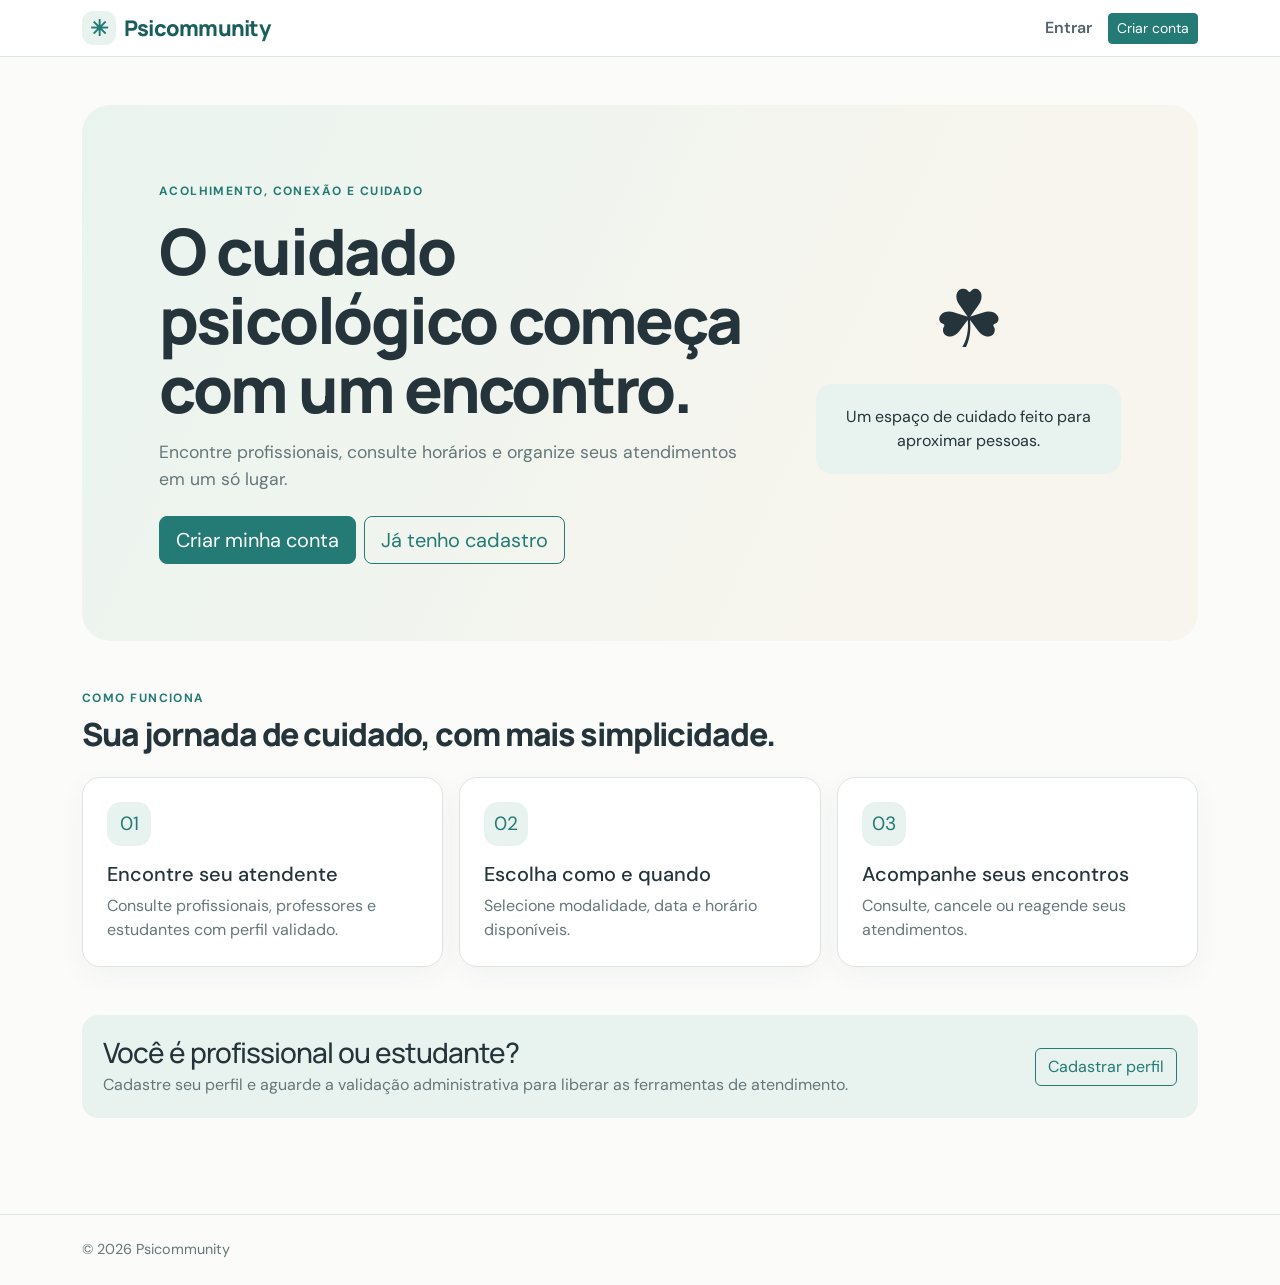
<file: index.html>
<!doctype html>
<html lang="pt-BR">

<head>
    <meta charset="utf-8">
    <meta name="viewport" content="width=device-width, initial-scale=1">
    <meta name="description" content="Psicommunity — plataforma de conexão e agendamento de atendimento psicológico">
    <title>Cuidado psicológico conectado | Psicommunity</title>
    <link rel="stylesheet" href="css/bootstrap.min.css">
    <link rel="stylesheet" href="css/site.css">
</head>

<body data-page="index">
    <nav class="navbar navbar-expand-lg sticky-top">
        <div class="container"><a class="brand" href="index.html"><span
                    class="brand-mark">✳</span>Psicommunity</a><button class="navbar-toggler" type="button"
                data-bs-toggle="collapse" data-bs-target="#mainNav"><span class="navbar-toggler-icon"></span></button>
            <div class="collapse navbar-collapse" id="mainNav">
                <div class="navbar-nav ms-auto align-items-lg-center" id="nav-user"><a class="nav-link"
                        href="login.html">Entrar</a></div>
            </div>
        </div>
    </nav>
    <main class="container py-4 py-lg-5">
        <section class="hero">
            <div class="row align-items-center">
                <div class="col-lg-8">
                    <div class="eyebrow mb-3">Acolhimento, conexão e cuidado</div>
                    <h1>O cuidado psicológico começa com um encontro.</h1>
                    <p class="mt-3">Encontre profissionais, consulte horários e organize seus atendimentos em um só
                        lugar.</p>
                    <div class="d-flex flex-wrap gap-2 mt-4"><a class="btn btn-primary btn-lg"
                            href="cadastro.html">Criar minha conta</a><a class="btn btn-outline-primary btn-lg"
                            href="login.html">Já tenho cadastro</a></div>
                </div>
                <div class="col-lg-4 d-none d-lg-block text-center">
                    <div class="display-1">☘</div>
                    <div class="profile-banner mt-3">Um espaço de cuidado feito para aproximar pessoas.</div>
                </div>
            </div>
        </section>
        <section class="py-5">
            <div class="eyebrow mb-2">Como funciona</div>
            <h2 class="section-title mb-4">Sua jornada de cuidado, com mais simplicidade.</h2>
            <div class="row g-3">
                <div class="col-md-4">
                    <div class="soft-card">
                        <div class="icon-box mb-3">01</div>
                        <h5>Encontre seu atendente</h5>
                        <p class="muted mb-0">Consulte profissionais, professores e estudantes com perfil validado.</p>
                    </div>
                </div>
                <div class="col-md-4">
                    <div class="soft-card">
                        <div class="icon-box mb-3">02</div>
                        <h5>Escolha como e quando</h5>
                        <p class="muted mb-0">Selecione modalidade, data e horário disponíveis.</p>
                    </div>
                </div>
                <div class="col-md-4">
                    <div class="soft-card">
                        <div class="icon-box mb-3">03</div>
                        <h5>Acompanhe seus encontros</h5>
                        <p class="muted mb-0">Consulte, cancele ou reagende seus atendimentos.</p>
                    </div>
                </div>
            </div>
        </section>
        <section
            class="profile-banner d-flex flex-column flex-md-row justify-content-between align-items-md-center gap-3">
            <div>
                <h3 class="mb-1">Você é profissional ou estudante?</h3>
                <p class="muted mb-0">Cadastre seu perfil e aguarde a validação administrativa para liberar as
                    ferramentas de atendimento.</p>
            </div><a class="btn btn-outline-primary" href="cadastro.html">Cadastrar perfil</a>
        </section>
    </main>
    <footer class="footer mt-5">
        <div class="container d-flex flex-wrap justify-content-between gap-2"><span>© <span id="year"></span>
                Psicommunity</span></div>
    </footer>
    <script src="js/bootstrap.bundle.min.js"></script>
    <script src="js/app.js"></script>
</body>

</html>
</file>
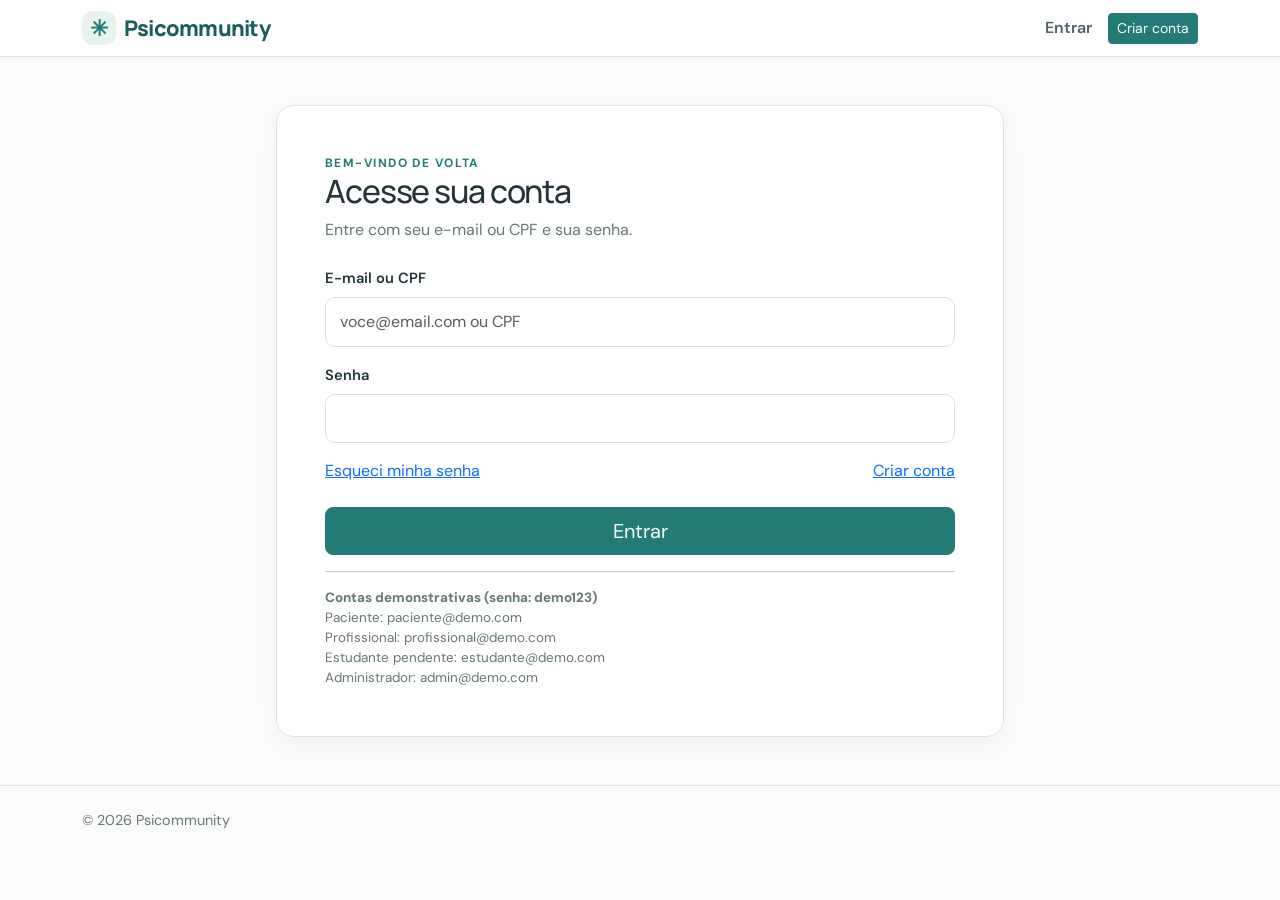
<file: agenda.html>
<!doctype html>
<html lang="pt-BR">

<head>
    <meta charset="utf-8">
    <meta name="viewport" content="width=device-width, initial-scale=1">
    <meta name="description" content="Psicommunity — plataforma de conexão e agendamento de atendimento psicológico">
    <title>Minha agenda | Psicommunity</title>
    <link rel="stylesheet" href="css/bootstrap.min.css">
    <link rel="stylesheet" href="css/site.css">
</head>

<body data-page="agenda">
    <nav class="navbar navbar-expand-lg sticky-top">
        <div class="container"><a class="brand" href="index.html"><span
                    class="brand-mark">✳</span>Psicommunity</a><button class="navbar-toggler" type="button"
                data-bs-toggle="collapse" data-bs-target="#mainNav"><span class="navbar-toggler-icon"></span></button>
            <div class="collapse navbar-collapse" id="mainNav">
                <div class="navbar-nav ms-auto align-items-lg-center" id="nav-user"><a class="nav-link"
                        href="login.html">Entrar</a></div>
            </div>
        </div>
    </nav>
    <main class="page-wrap">
        <div class="d-flex justify-content-between align-items-center mb-4">
            <div>
                <div class="eyebrow">Área do atendente</div>
                <h1 class="h2">Minha agenda</h1>
            </div><a href="painel.html">Voltar ao painel</a>
        </div>
        <div class="panel p-3 p-md-4" id="agenda-list"></div>
    </main>
    <footer class="footer mt-5">
        <div class="container d-flex flex-wrap justify-content-between gap-2"><span>© <span id="year"></span>
                Psicommunity</span></div>
    </footer>
    <script src="js/bootstrap.bundle.min.js"></script>
    <script src="js/app.js"></script>
</body>

</html>
</file>
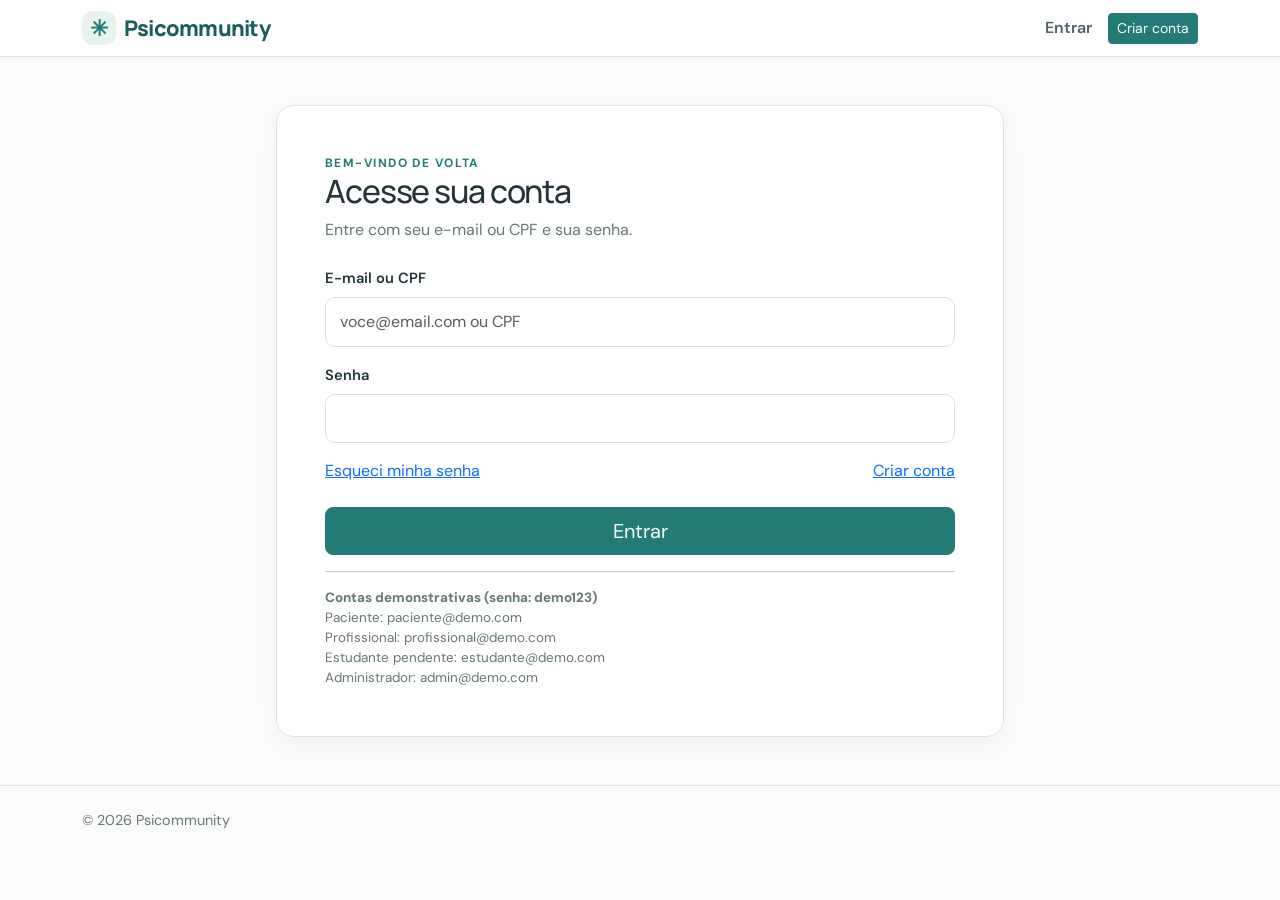
<file: agendamento.html>
<!doctype html>
<html lang="pt-BR">

<head>
    <meta charset="utf-8">
    <meta name="viewport" content="width=device-width, initial-scale=1">
    <meta name="description" content="Psicommunity — plataforma de conexão e agendamento de atendimento psicológico">
    <title>Agendar atendimento | Psicommunity</title>
    <link rel="stylesheet" href="css/bootstrap.min.css">
    <link rel="stylesheet" href="css/site.css">
</head>

<body data-page="agendamento">
    <nav class="navbar navbar-expand-lg sticky-top">
        <div class="container"><a class="brand" href="index.html"><span
                    class="brand-mark">✳</span>psicommunity</a><button class="navbar-toggler" type="button"
                data-bs-toggle="collapse" data-bs-target="#mainNav"><span class="navbar-toggler-icon"></span></button>
            <div class="collapse navbar-collapse" id="mainNav">
                <div class="navbar-nav ms-auto align-items-lg-center" id="nav-user"><a class="nav-link"
                        href="login.html">Entrar</a></div>
            </div>
        </div>
    </nav>
    <main class="auth-wrap">
        <div class="panel auth-card">
            <div class="eyebrow">Novo encontro</div>
            <h1 class="h2" id="booking-title">Agendar atendimento</h1>
            <p class="muted">Escolha um atendente, modalidade e horário livre.</p>
            <div id="notice" hidden></div>
            <form id="booking-form">
                <div class="mb-3"><label class="form-label" for="provider">Atendente</label><select class="form-select"
                        id="provider" required></select></div>
                <div class="mb-3"><label class="form-label" for="mode">Modalidade</label><select class="form-select"
                        id="mode" required>
                        <option value="">Selecione</option>
                        <option value="online">Online</option>
                        <option value="presencial">Presencial</option>
                    </select></div>
                <div class="row g-3">
                    <div class="col-md-6"><label class="form-label" for="date">Data</label><input class="form-control"
                            type="date" id="date" required></div>
                    <div class="col-md-6"><label class="form-label" for="time">Horário disponível</label><select
                            class="form-select" id="time" required>
                            <option value="">Selecione atendente e data</option>
                        </select></div>
                </div>
                <div class="d-flex gap-2 mt-4"><button class="btn btn-primary flex-grow-1" id="booking-submit">Revisar
                        agendamento</button><a class="btn btn-outline-secondary" href="painel.html">Voltar</a></div>
            </form>
            <p class="small-note mt-3">O horário só será reservado após sua confirmação na próxima etapa.</p>
        </div>
    </main>
    <footer class="footer mt-5">
        <div class="container d-flex flex-wrap justify-content-between gap-2"><span>© <span id="year"></span>
                Psicommunity</span></div>
    </footer>
    <script src="js/bootstrap.bundle.min.js"></script>
    <script src="js/app.js"></script>
</body>

</html>
</file>
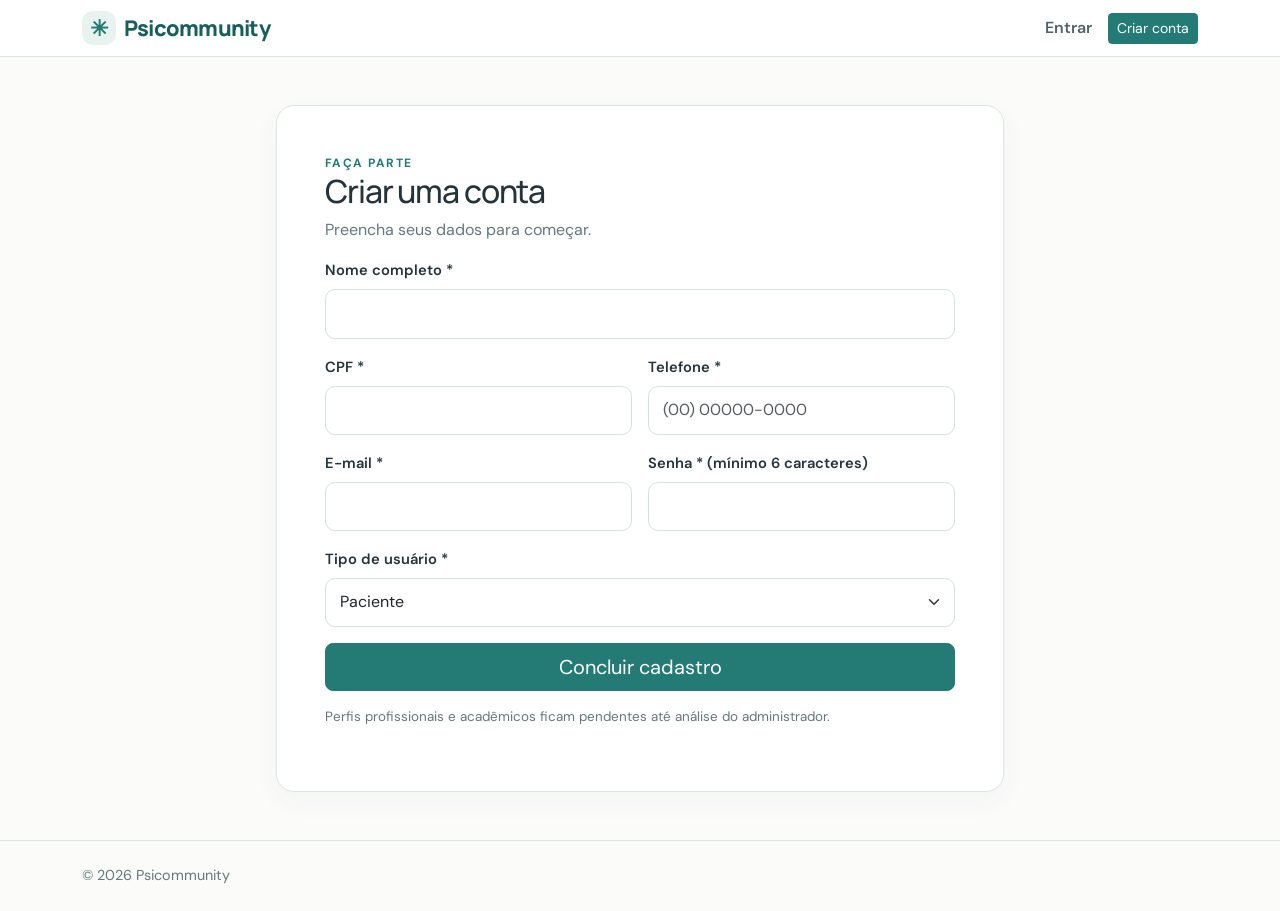
<file: cadastro.html>
<!doctype html>
<html lang="pt-BR">

<head>
    <meta charset="utf-8">
    <meta name="viewport" content="width=device-width, initial-scale=1">
    <meta name="description" content="Psicommunity — plataforma de conexão e agendamento de atendimento psicológico">
    <title>Criar conta | Psicommunity</title>
    <link rel="stylesheet" href="css/bootstrap.min.css">
    <link rel="stylesheet" href="css/site.css">
</head>

<body data-page="cadastro">
    <nav class="navbar navbar-expand-lg sticky-top">
        <div class="container"><a class="brand" href="index.html"><span
                    class="brand-mark">✳</span>Psicommunity</a><button class="navbar-toggler" type="button"
                data-bs-toggle="collapse" data-bs-target="#mainNav"><span class="navbar-toggler-icon"></span></button>
            <div class="collapse navbar-collapse" id="mainNav">
                <div class="navbar-nav ms-auto align-items-lg-center" id="nav-user"><a class="nav-link"
                        href="login.html">Entrar</a></div>
            </div>
        </div>
    </nav>
    <main class="auth-wrap">
        <div class="panel auth-card">
            <div class="eyebrow">Faça parte</div>
            <h1 class="h2">Criar uma conta</h1>
            <p class="muted">Preencha seus dados para começar.</p>
            <div id="notice" hidden></div>
            <form id="register-form">
                <div class="row g-3">
                    <div class="col-12"><label class="form-label">Nome completo *</label><input class="form-control"
                            name="name" required></div>
                    <div class="col-md-6"><label class="form-label">CPF *</label><input class="form-control" name="cpf"
                            inputmode="numeric" maxlength="14" required></div>
                    <div class="col-md-6"><label class="form-label">Telefone *</label><input class="form-control"
                            name="phone" required placeholder="(00) 00000-0000"></div>
                    <div class="col-md-6"><label class="form-label">E-mail *</label><input class="form-control"
                            name="email" type="email" required></div>
                    <div class="col-md-6"><label class="form-label">Senha * (mínimo 6 caracteres)</label><input
                            class="form-control" name="password" type="password" minlength="6" required></div>
                    <div class="col-12"><label class="form-label">Tipo de usuário *</label><select class="form-select"
                            name="role" required>
                            <option value="paciente">Paciente</option>
                            <option value="profissional">Profissional</option>
                            <option value="professor">Professor</option>
                            <option value="estudante">Estudante de Psicologia</option>
                        </select></div>
                    <div class="col-12" id="extra-profile" hidden>
                        <div class="profile-banner">
                            <h6>Identificação profissional ou acadêmica</h6><label class="form-label">Registro
                                profissional, instituição ou matrícula *</label><input class="form-control mb-2"
                                name="profileInfo" placeholder="CRP, instituição ou matrícula"><label
                                class="form-label">Área / especialidade</label><input class="form-control"
                                name="specialty" placeholder="Psicologia clínica"><label class="form-label mt-2">Local
                                de atendimento presencial</label><input class="form-control" name="location"
                                placeholder="Endereço ou clínica">
                        </div>
                    </div>
                    <div class="col-12"><button class="btn btn-primary btn-lg w-100">Concluir cadastro</button></div>
                </div>
            </form>
            <p class="small-note mt-3">Perfis profissionais e acadêmicos ficam pendentes até análise do administrador.
            </p>
        </div>
    </main>
    <footer class="footer mt-5">
        <div class="container d-flex flex-wrap justify-content-between gap-2"><span>© <span id="year"></span>
                Psicommunity</span></div>
    </footer>
    <script src="js/bootstrap.bundle.min.js"></script>
    <script src="js/app.js"></script>
</body>

</html>
</file>
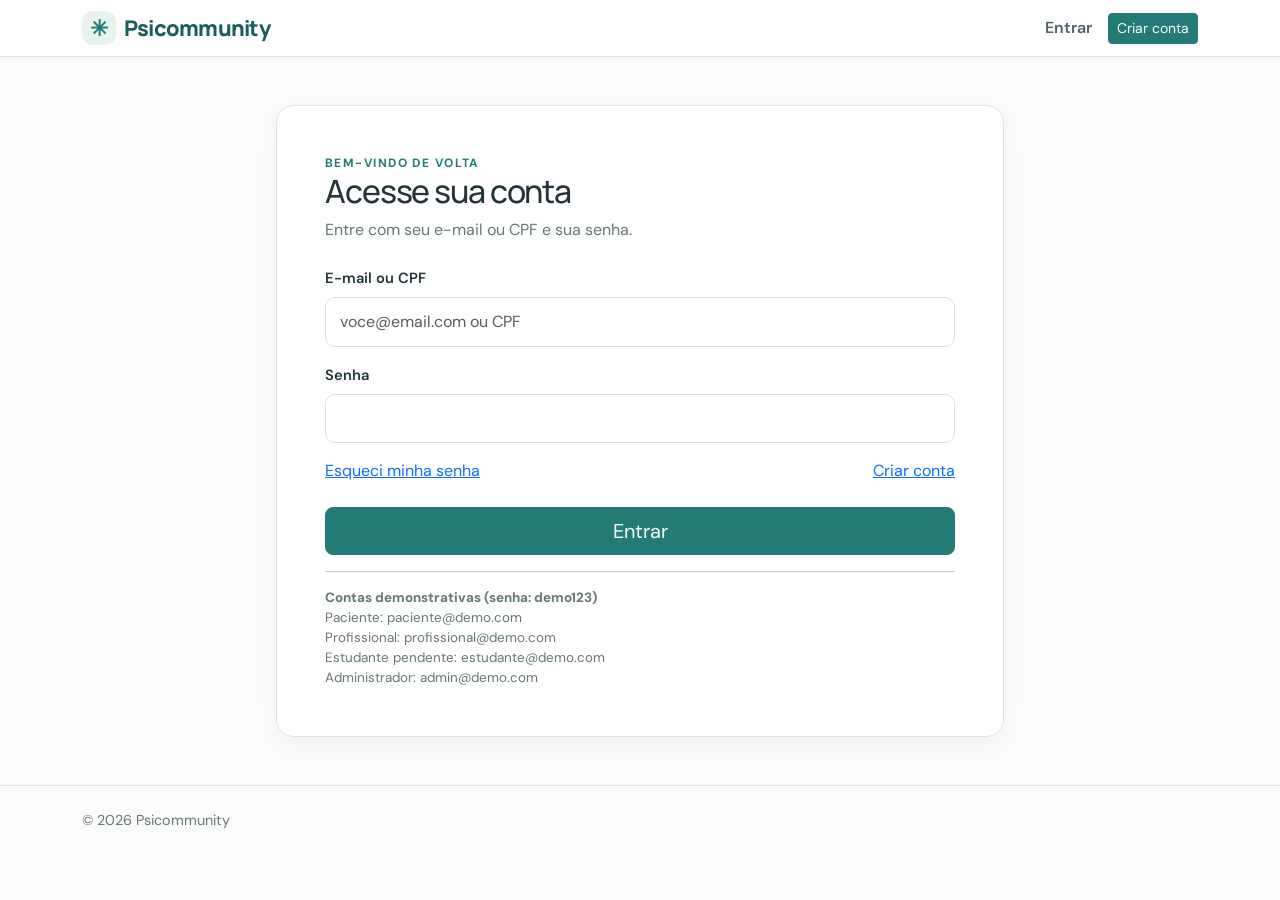
<file: confirmar.html>
<!doctype html>
<html lang="pt-BR">

<head>
    <meta charset="utf-8">
    <meta name="viewport" content="width=device-width, initial-scale=1">
    <meta name="description" content="Psicommunity — plataforma de conexão e agendamento de atendimento psicológico">
    <title>Confirmar agendamento | Psicommunity</title>
    <link rel="stylesheet" href="css/bootstrap.min.css">
    <link rel="stylesheet" href="css/site.css">
</head>

<body data-page="confirmar">
    <nav class="navbar navbar-expand-lg sticky-top">
        <div class="container"><a class="brand" href="index.html"><span
                    class="brand-mark">✳</span>Psicommunity</a><button class="navbar-toggler" type="button"
                data-bs-toggle="collapse" data-bs-target="#mainNav"><span class="navbar-toggler-icon"></span></button>
            <div class="collapse navbar-collapse" id="mainNav">
                <div class="navbar-nav ms-auto align-items-lg-center" id="nav-user"><a class="nav-link"
                        href="login.html">Entrar</a></div>
            </div>
        </div>
    </nav>
    <main class="auth-wrap">
        <div class="panel auth-card">
            <div class="eyebrow">Última etapa</div>
            <h1 class="h2">Confirme seu atendimento</h1>
            <p class="muted">Revise os dados antes de reservar o horário.</p>
            <div id="confirm-summary" class="profile-banner my-4"></div>
            <form id="confirm-form">
                <div class="d-flex gap-2"><button class="btn btn-primary flex-grow-1">Confirmar
                        agendamento</button><button type="button" id="decline" class="btn btn-outline-secondary">Voltar
                        e escolher outro</button></div>
            </form>
        </div>
    </main>
    <footer class="footer mt-5">
        <div class="container d-flex flex-wrap justify-content-between gap-2"><span>© <span id="year"></span>
                Psicommunity</span></div>
    </footer>
    <script src="js/bootstrap.bundle.min.js"></script>
    <script src="js/app.js"></script>
</body>

</html>
</file>
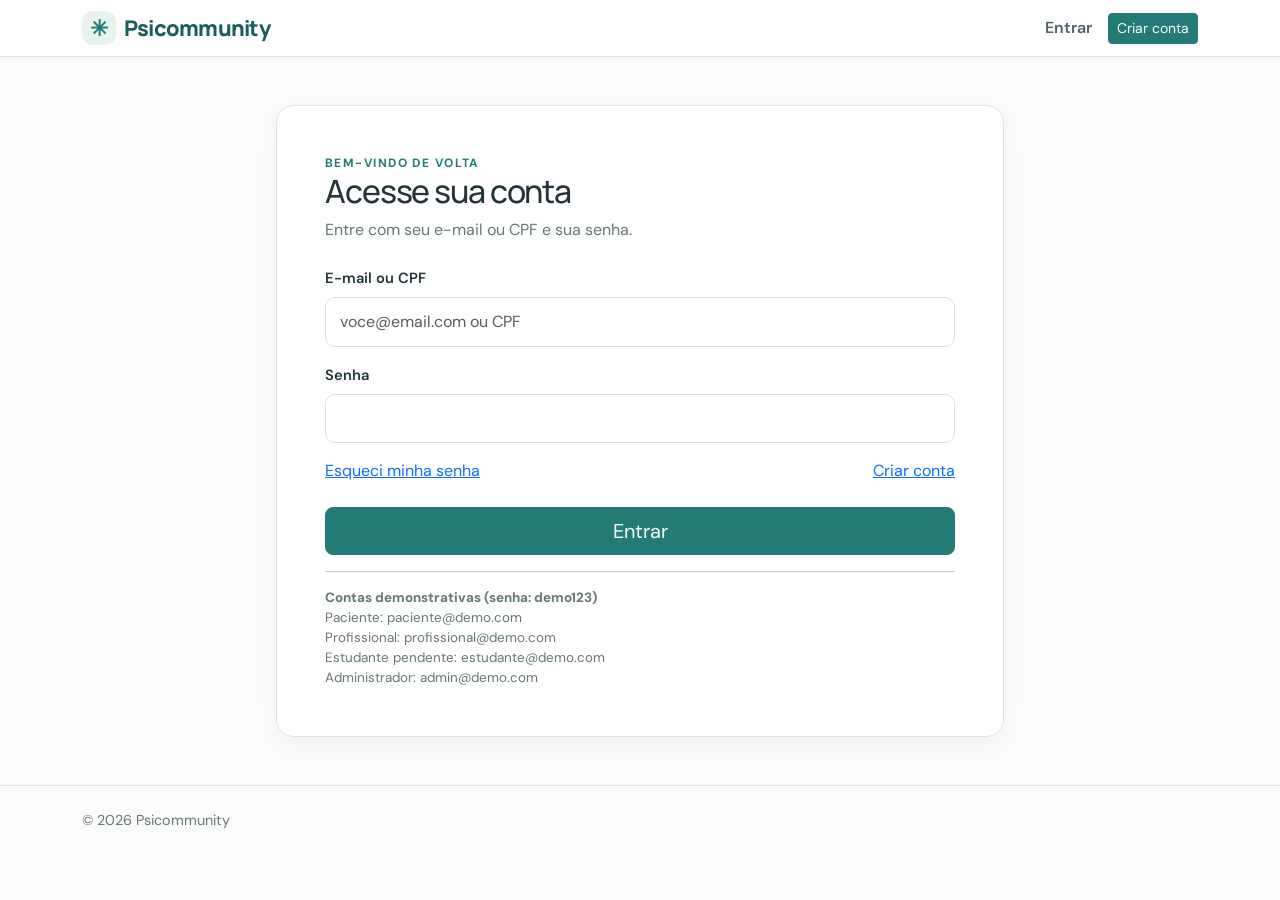
<file: disponibilidade.html>
<!doctype html>
<html lang="pt-BR">

<head>
    <meta charset="utf-8">
    <meta name="viewport" content="width=device-width, initial-scale=1">
    <meta name="description" content="Psicommunity — plataforma de conexão e agendamento de atendimento psicológico">
    <title>Gerenciar disponibilidade | Psicommunity</title>
    <link rel="stylesheet" href="css/bootstrap.min.css">
    <link rel="stylesheet" href="css/site.css">
</head>

<body data-page="disponibilidade">
    <nav class="navbar navbar-expand-lg sticky-top">
        <div class="container"><a class="brand" href="index.html"><span
                    class="brand-mark">✳</span>Psicommunity</a><button class="navbar-toggler" type="button"
                data-bs-toggle="collapse" data-bs-target="#mainNav"><span class="navbar-toggler-icon"></span></button>
            <div class="collapse navbar-collapse" id="mainNav">
                <div class="navbar-nav ms-auto align-items-lg-center" id="nav-user"><a class="nav-link"
                        href="login.html">Entrar</a></div>
            </div>
        </div>
    </nav>
    <main class="page-wrap">
        <div class="d-flex justify-content-between align-items-center mb-4">
            <div>
                <div class="eyebrow">Área do atendente</div>
                <h1 class="h2">Gerenciar disponibilidade</h1>
            </div><a href="painel.html">Voltar ao painel</a>
        </div>
        <div class="row g-4">
            <div class="col-lg-5">
                <div class="panel p-4">
                    <h5>Adicionar horário livre</h5>
                    <form id="availability-form"><label class="form-label" for="slot-date">Data</label><input
                            class="form-control mb-3" type="date" id="slot-date" required><label class="form-label"
                            for="slot-time">Horário de início</label><select class="form-select mb-3" id="slot-time">
                            <option>08:00</option>
                            <option>09:00</option>
                            <option>10:00</option>
                            <option>11:00</option>
                            <option>13:00</option>
                            <option>14:00</option>
                            <option>15:00</option>
                            <option>16:00</option>
                            <option>17:00</option>
                        </select><button class="btn btn-primary w-100">Adicionar disponibilidade</button></form>
                </div>
            </div>
            <div class="col-lg-7">
                <div class="panel p-4">
                    <h5>Horários cadastrados</h5>
                    <div id="availability-list"></div>
                </div>
            </div>
        </div>
    </main>
    <footer class="footer mt-5">
        <div class="container d-flex flex-wrap justify-content-between gap-2"><span>© <span id="year"></span>
                Psicommunity</span></div>
    </footer>
    <script src="js/bootstrap.bundle.min.js"></script>
    <script src="js/app.js"></script>
</body>

</html>
</file>
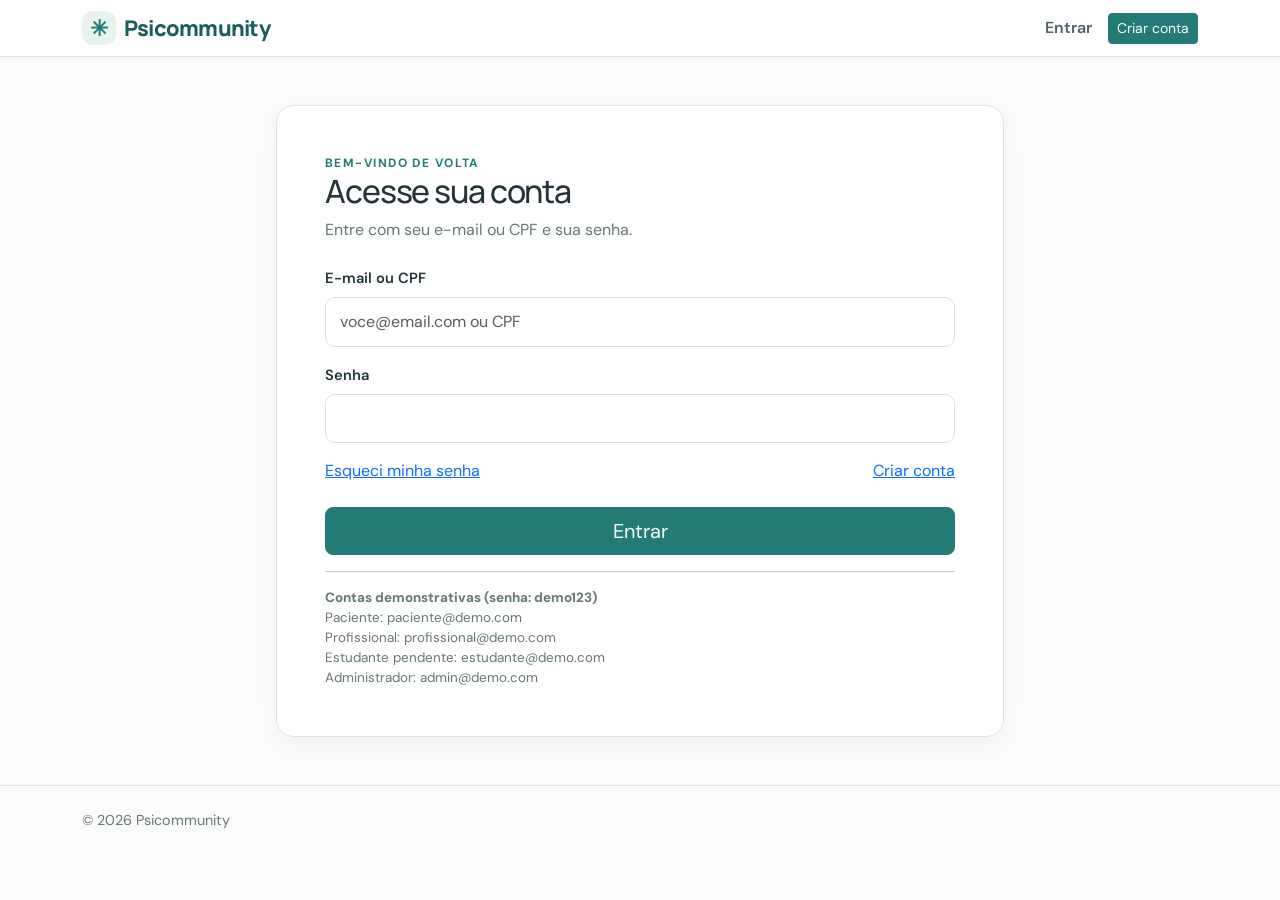
<file: login.html>
<!doctype html>
<html lang="pt-BR">

<head>
    <meta charset="utf-8">
    <meta name="viewport" content="width=device-width, initial-scale=1">
    <meta name="description" content="Psicommunity — plataforma de conexão e agendamento de atendimento psicológico">
    <title>Entrar | Psicommunity</title>
    <link rel="stylesheet" href="css/bootstrap.min.css">
    <link rel="stylesheet" href="css/site.css">
</head>

<body data-page="login">
    <nav class="navbar navbar-expand-lg sticky-top">
        <div class="container"><a class="brand" href="index.html"><span
                    class="brand-mark">✳</span>Psicommunity</a><button class="navbar-toggler" type="button"
                data-bs-toggle="collapse" data-bs-target="#mainNav"><span class="navbar-toggler-icon"></span></button>
            <div class="collapse navbar-collapse" id="mainNav">
                <div class="navbar-nav ms-auto align-items-lg-center" id="nav-user"><a class="nav-link"
                        href="login.html">Entrar</a></div>
            </div>
        </div>
    </nav>
    <main class="auth-wrap">
        <div class="panel auth-card">
            <div class="eyebrow">Bem-vindo de volta</div>
            <h1 class="h2 mb-2">Acesse sua conta</h1>
            <p class="muted mb-4">Entre com seu e-mail ou CPF e sua senha.</p>
            <div id="notice" hidden></div>
            <form id="login-form">
                <div class="mb-3"><label class="form-label" for="identifier">E-mail ou CPF</label><input
                        class="form-control" id="identifier" required autocomplete="username"
                        placeholder="voce@email.com ou CPF"></div>
                <div class="mb-3"><label class="form-label" for="password">Senha</label><input class="form-control"
                        type="password" id="password" required autocomplete="current-password"></div>
                <div class="d-flex justify-content-between align-items-center mb-4"><a href="recuperar.html">Esqueci
                        minha senha</a><a href="cadastro.html">Criar conta</a></div><button
                    class="btn btn-primary btn-lg w-100">Entrar</button>
            </form>
            <hr>
            <div class="small-note"><strong>Contas demonstrativas (senha: demo123)</strong><br>Paciente:
                paciente@demo.com<br>Profissional: profissional@demo.com<br>Estudante pendente:
                estudante@demo.com<br>Administrador: admin@demo.com</div>
        </div>
    </main>
    <footer class="footer mt-5">
        <div class="container d-flex flex-wrap justify-content-between gap-2"><span>© <span id="year"></span>
                Psicommunity</span></div>
    </footer>
    <script src="js/bootstrap.bundle.min.js"></script>
    <script src="js/app.js"></script>
</body>

</html>
</file>
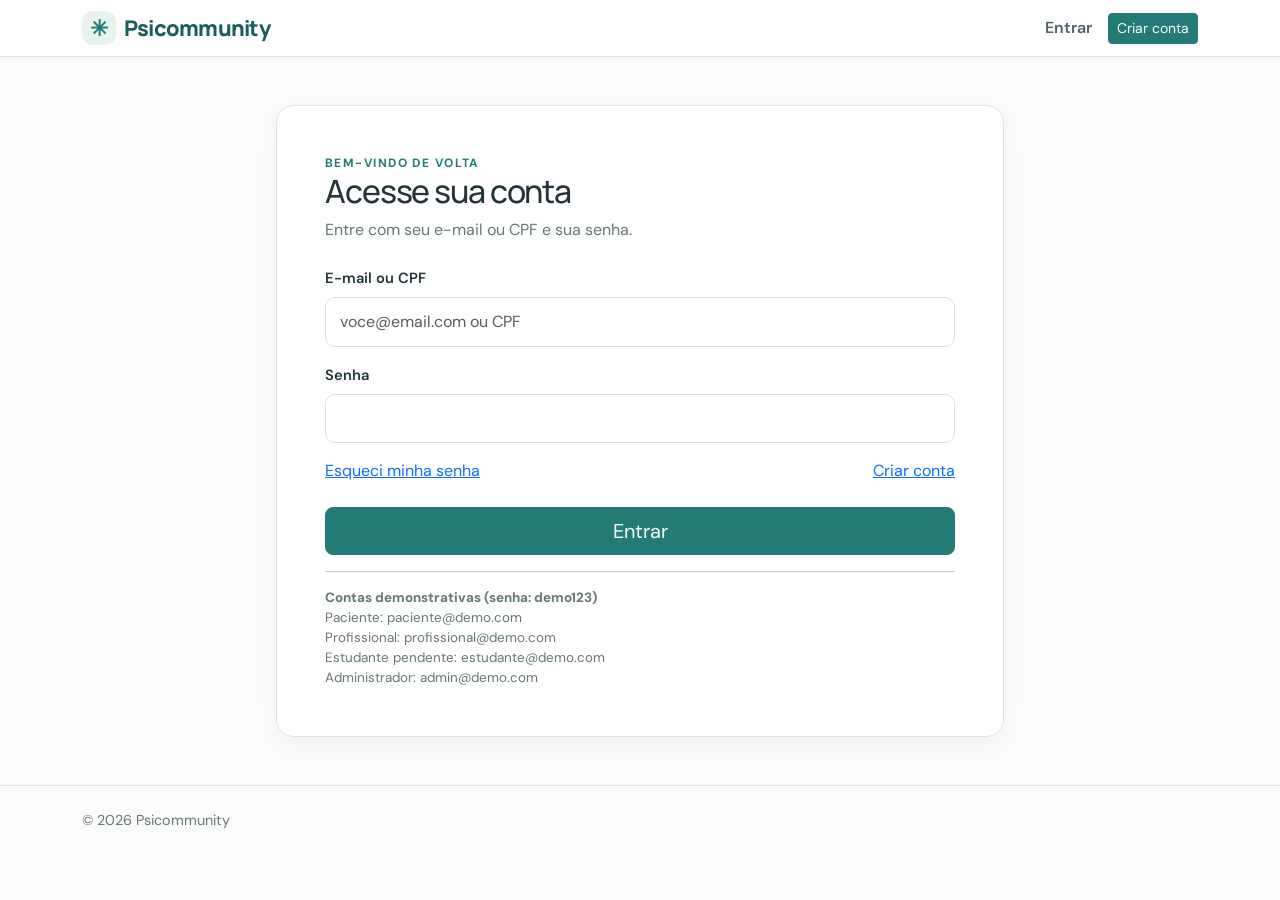
<file: painel.html>
<!doctype html>
<html lang="pt-BR">

<head>
    <meta charset="utf-8">
    <meta name="viewport" content="width=device-width, initial-scale=1">
    <meta name="description" content="Psicommunity — plataforma de conexão e agendamento de atendimento psicológico">
    <title>Painel | Psicommunity</title>
    <link rel="stylesheet" href="css/bootstrap.min.css">
    <link rel="stylesheet" href="css/site.css">
</head>

<body data-page="painel">
    <nav class="navbar navbar-expand-lg sticky-top">
        <div class="container"><a class="brand" href="index.html"><span
                    class="brand-mark">✳</span>Psicommunity</a><button class="navbar-toggler" type="button"
                data-bs-toggle="collapse" data-bs-target="#mainNav"><span class="navbar-toggler-icon"></span></button>
            <div class="collapse navbar-collapse" id="mainNav">
                <div class="navbar-nav ms-auto align-items-lg-center" id="nav-user"><a class="nav-link"
                        href="login.html">Entrar</a></div>
            </div>
        </div>
    </nav>
    <main class="page-wrap">
        <div class="d-flex flex-wrap justify-content-between align-items-end mb-4">
            <div>
                <div class="eyebrow">Área autenticada</div>
                <h1 class="h2 mb-1" id="welcome">Meu painel</h1><span class="muted" id="role-label"></span>
            </div>
            <div class="action-row"><a class="btn btn-outline-primary" href="perfil.html">Meu perfil</a></div>
        </div>
        <div id="dashboard-content"></div>
    </main>
    <footer class="footer mt-5">
        <div class="container d-flex flex-wrap justify-content-between gap-2"><span>© <span id="year"></span>
                Psicommunity</span></div>
    </footer>
    <script src="js/bootstrap.bundle.min.js"></script>
    <script src="js/app.js"></script>
</body>

</html>
</file>
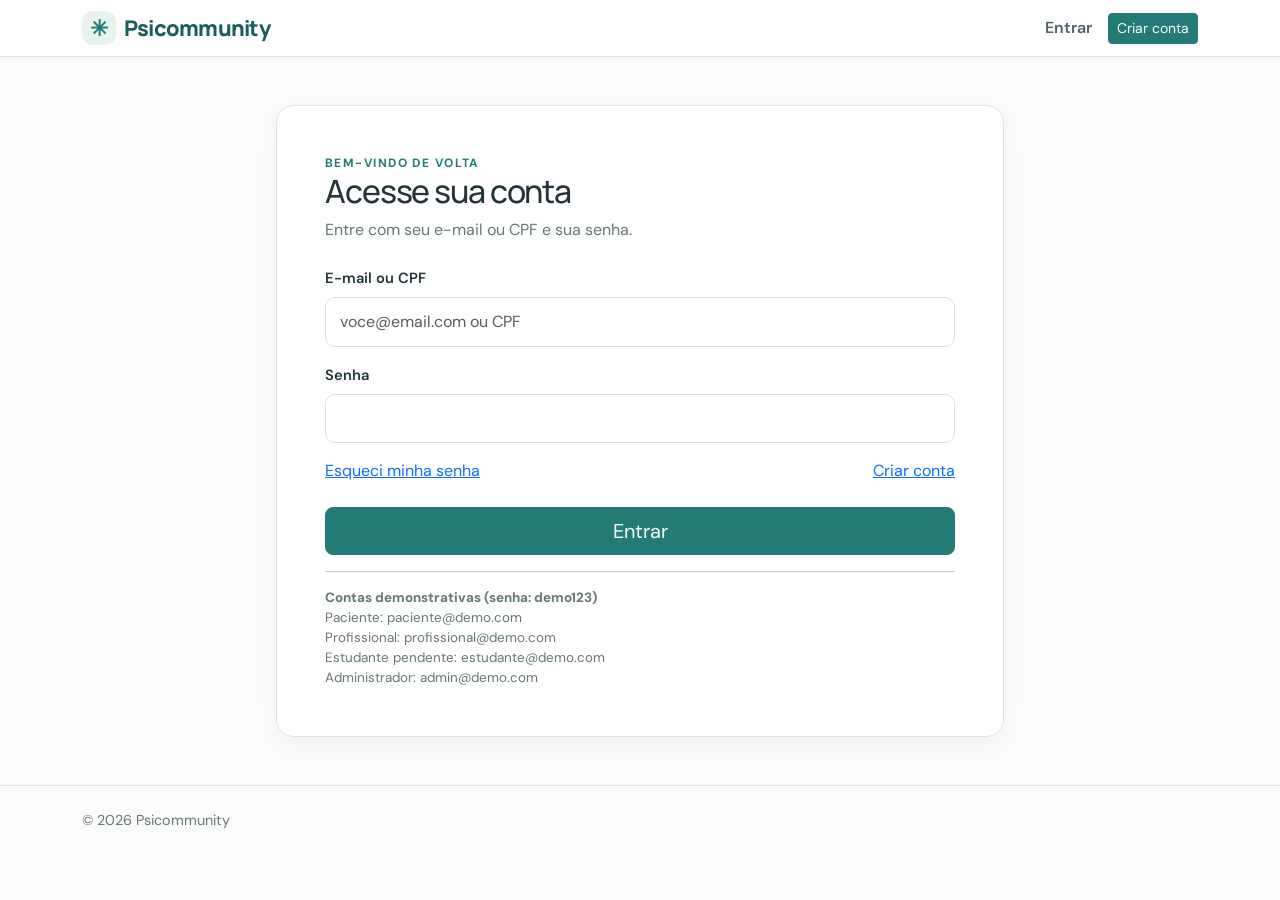
<file: perfil.html>
<!doctype html>
<html lang="pt-BR">

<head>
    <meta charset="utf-8">
    <meta name="viewport" content="width=device-width, initial-scale=1">
    <meta name="description" content="Psicommunity — plataforma de conexão e agendamento de atendimento psicológico">
    <title>Meu perfil | Psicommunity</title>
    <link rel="stylesheet" href="css/bootstrap.min.css">
    <link rel="stylesheet" href="css/site.css">
</head>

<body data-page="perfil">
    <nav class="navbar navbar-expand-lg sticky-top">
        <div class="container"><a class="brand" href="index.html"><span
                    class="brand-mark">✳</span>Psicommunity</a><button class="navbar-toggler" type="button"
                data-bs-toggle="collapse" data-bs-target="#mainNav"><span class="navbar-toggler-icon"></span></button>
            <div class="collapse navbar-collapse" id="mainNav">
                <div class="navbar-nav ms-auto align-items-lg-center" id="nav-user"><a class="nav-link"
                        href="login.html">Entrar</a></div>
            </div>
        </div>
    </nav>
    <main class="auth-wrap">
        <div class="panel auth-card">
            <div class="eyebrow">Minha conta</div>
            <h1 class="h2">Dados pessoais</h1>
            <div id="notice" hidden></div>
            <form id="profile-form">
                <div class="mb-3"><label class="form-label">Nome completo</label><input class="form-control" name="name"
                        required></div>
                <div class="mb-3"><label class="form-label">CPF</label><input class="form-control" name="cpf" required>
                </div>
                <div class="mb-3"><label class="form-label">Telefone</label><input class="form-control" name="phone"
                        required></div>
                <div class="mb-4"><label class="form-label">E-mail</label><input class="form-control" name="email"
                        type="email" required></div><button class="btn btn-primary">Salvar alterações</button> <a
                    class="btn btn-outline-secondary" href="painel.html">Voltar</a>
            </form>
        </div>
    </main>
    <footer class="footer mt-5">
        <div class="container d-flex flex-wrap justify-content-between gap-2"><span>© <span id="year"></span>
                Psicommunity</span></div>
    </footer>
    <script src="js/bootstrap.bundle.min.js"></script>
    <script src="js/app.js"></script>
</body>

</html>
</file>
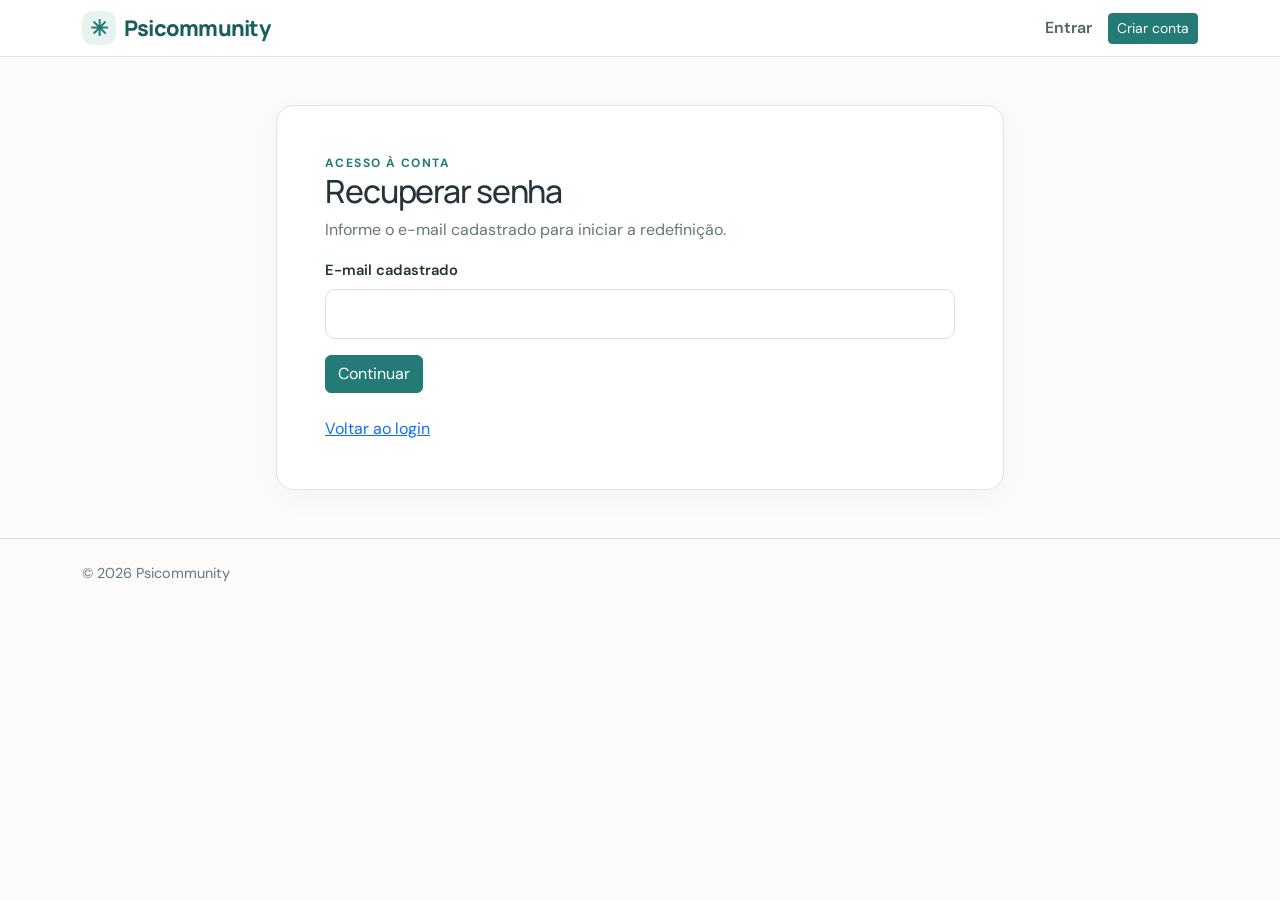
<file: recuperar.html>
<!doctype html>
<html lang="pt-BR">

<head>
    <meta charset="utf-8">
    <meta name="viewport" content="width=device-width, initial-scale=1">
    <meta name="description" content="Psicommunity — plataforma de conexão e agendamento de atendimento psicológico">
    <title>Recuperar senha | Psicommunity</title>
    <link rel="stylesheet" href="css/bootstrap.min.css">
    <link rel="stylesheet" href="css/site.css">
</head>

<body data-page="recuperar">
    <nav class="navbar navbar-expand-lg sticky-top">
        <div class="container"><a class="brand" href="index.html"><span
                    class="brand-mark">✳</span>Psicommunity</a><button class="navbar-toggler" type="button"
                data-bs-toggle="collapse" data-bs-target="#mainNav"><span class="navbar-toggler-icon"></span></button>
            <div class="collapse navbar-collapse" id="mainNav">
                <div class="navbar-nav ms-auto align-items-lg-center" id="nav-user"><a class="nav-link"
                        href="login.html">Entrar</a></div>
            </div>
        </div>
    </nav>
    <main class="auth-wrap">
        <div class="panel auth-card">
            <div class="eyebrow">Acesso à conta</div>
            <h1 class="h2">Recuperar senha</h1>
            <p class="muted">Informe o e-mail cadastrado para iniciar a redefinição.</p>
            <div id="notice" hidden></div>
            <form id="recover-form"><label class="form-label" for="email">E-mail cadastrado</label><input
                    class="form-control mb-3" id="email" type="email" required><button
                    class="btn btn-primary">Continuar</button></form>
            <div id="reset-area" hidden class="mt-4">
                <hr>
                <h5>Definir nova senha</h5>
                <form id="reset-form"><input class="form-control mb-3" id="new-password" type="password" minlength="6"
                        required placeholder="Nova senha (mínimo 6 caracteres)"><button class="btn btn-primary">Salvar
                        nova senha</button></form>
            </div>
            <p class="mt-4 mb-0"><a href="login.html">Voltar ao login</a></p>
        </div>
    </main>
    <footer class="footer mt-5">
        <div class="container d-flex flex-wrap justify-content-between gap-2"><span>© <span id="year"></span>
                Psicommunity</span></div>
    </footer>
    <script src="js/bootstrap.bundle.min.js"></script>
    <script src="js/app.js"></script>
</body>

</html>
</file>
<file: css/site.css>
@import url('https://fonts.googleapis.com/css2?family=DM+Sans:wght@400;500;600;700&family=Manrope:wght@500;600;700;800&display=swap');
:root{--ink:#24343a;--muted:#66777a;--teal:#247b76;--teal-dark:#185e5a;--mint:#e8f3ef;--sand:#f6f4ee;--line:#dce6e1;--coral:#c9785c}*{box-sizing:border-box}body{font-family:'DM Sans',sans-serif;color:var(--ink);background:#fbfcfa;min-height:100vh}h1,h2,h3,h4,.brand{font-family:Manrope,sans-serif;letter-spacing:-.035em}.navbar{background:#fff;border-bottom:1px solid var(--line)}.brand{font-weight:800;color:var(--teal-dark);font-size:1.35rem;text-decoration:none}.brand-mark{display:inline-grid;place-items:center;width:34px;height:34px;border-radius:11px;background:var(--mint);color:var(--teal);margin-right:8px}.nav-link{color:#526469;font-weight:600}.nav-link:hover,.nav-link.active{color:var(--teal)}.btn-primary{background:var(--teal);border-color:var(--teal)}.btn-primary:hover{background:var(--teal-dark);border-color:var(--teal-dark)}.btn-outline-primary{color:var(--teal);border-color:var(--teal)}.btn-outline-primary:hover{background:var(--teal);border-color:var(--teal)}.hero{background:linear-gradient(115deg,#eaf4ef 0%,#f7f5ee 72%);border-radius:28px;padding:clamp(2rem,6vw,5rem);overflow:hidden}.eyebrow{color:var(--teal);font-weight:700;text-transform:uppercase;letter-spacing:.12em;font-size:.75rem}.hero h1{font-size:clamp(2.4rem,5vw,4.3rem);max-width:700px;font-weight:800;line-height:1.08}.hero p{color:var(--muted);font-size:1.1rem;max-width:580px}.soft-card,.panel{background:#fff;border:1px solid var(--line);border-radius:18px;box-shadow:0 8px 28px rgba(36,52,58,.045)}.soft-card{height:100%;padding:1.5rem}.icon-box{width:44px;height:44px;display:grid;place-items:center;background:var(--mint);border-radius:14px;color:var(--teal);font-size:1.2rem}.muted{color:var(--muted)}.page-wrap{max-width:1120px;margin:auto;padding:2.25rem 1rem 4rem}.auth-wrap{max-width:760px;margin:3rem auto;padding:0 1rem}.auth-card{padding:clamp(1.5rem,4vw,3rem)}.form-label{font-weight:600;font-size:.92rem}.form-control,.form-select{border-color:#d6e1dc;padding:.72rem .85rem;border-radius:10px}.form-control:focus,.form-select:focus{border-color:var(--teal);box-shadow:0 0 0 .2rem #247b7620}.stat{font-size:2rem;font-weight:800;font-family:Manrope}.pill{display:inline-block;padding:.28rem .65rem;border-radius:30px;background:var(--mint);color:var(--teal-dark);font-size:.78rem;font-weight:700}.status-pendente{background:#fff1d8;color:#8b5d16}.status-reprovado,.status-cancelado{background:#fbe9e5;color:#9a4938}.status-confirmado,.status-aprovado,.status-realizado{background:#e5f3e9;color:#287046}.table>:not(caption)>*>*{padding:.9rem .75rem;vertical-align:middle}.empty{border:1px dashed #cbd9d2;border-radius:14px;padding:2rem;text-align:center;color:var(--muted)}.alert{border-radius:12px}.footer{border-top:1px solid var(--line);padding:1.5rem;color:var(--muted);font-size:.9rem}.action-row{display:flex;gap:.5rem;flex-wrap:wrap}.section-title{font-weight:800}.profile-banner{background:var(--mint);border-radius:16px;padding:1.3rem}.small-note{font-size:.84rem;color:var(--muted)}
</file>
